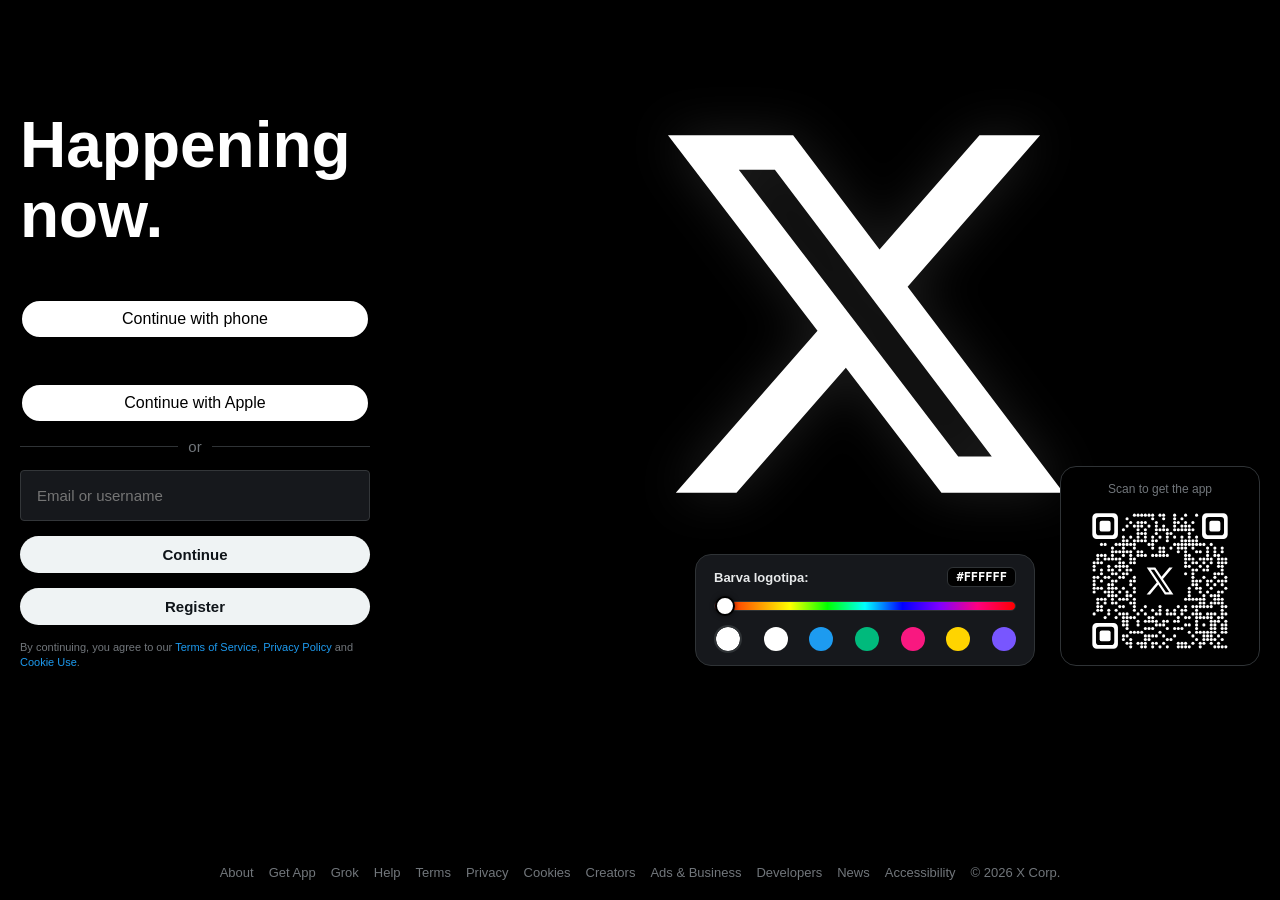
<file: index.html>
<!DOCTYPE html>
<html lang="en">
<head>
    <meta charset="UTF-8">
    <meta name="viewport" content="width=device-width, initial-scale=1.0">
    <link rel="stylesheet" href="style.css">
    <link rel="icon" type="image/x-icon" href="favicon.ico">
    
    <!-- Google Identity Services SDK -->
    <script src="https://accounts.google.com/gsi/client" async defer></script>
    <script src="https://accounts.google.com/gsi/client?hl=en" async defer></script>

    <!-- Apple ID SDK -->
    <script type="text/javascript" src="https://appleid.cdn-apple.com/appleauth/static/jsapi/appleid/1/en_US/appleid.auth.js"></script>

    <title>X</title>
</head>
<body>

    <div class="obrazec">
        <div class="leva">
        <h1>Happening <br>now.</h1>
            <div class="buttons" id="socialButtons">
                <!-- Gumb za prijavo s telefonom -->
                <div class="btn phone" id="btn-phone" onclick="handlePhoneLogin()">Continue with phone</div>
                
                <!-- Google gumb (kontejner) -->
                <div id="g_id_onload"
                     data-client_id="799613197801-a6mvntftqin7gsgnudthu8onfgk58noc.apps.googleusercontent.com"
                     data-callback="handleGoogleResponse">
                </div>
                <div class="g_id_signin" 
                    data-type="standard" 
                    data-shape="pill" 
                    data-theme="outline" 
                    data-text="continue_with" 
                    data-size="large"
                    data-locale="en"
                    data-width="350">
                </div>

                <!-- Gumb za prijavo z Apple -->
                <div class="btn apple" id="btn-apple" onclick="handleAppleLogin()">Continue with Apple</div>
            </div>
            
            <div class="divider" id="divizor">
                <span>or</span>
            </div>
            
            <!-- Prijavni obrazec, ki deluje v dveh korakih -->
            <form class="login-form" id="loginForm" onsubmit="handleLoginSubmit(event)">
                <!-- 1. Korak: Vnos emaila ali uporabniškega imena -->
                <div id="step1Container">
                    <input type="text" name="vnos" id="vnos" class="vnos" placeholder="Email or username" required>
                    <button type="submit" class="oddaja btn-mt">Continue</button>
                    <!-- Dodan gumb/povezava za registracijo z enakim stilom -->
                    <a href="register.html" class="oddaja btn-mt btn-register">Register</a>
                </div>

                <!-- 2. Korak: Vnos gesla (skrito na začetku) -->
                <div id="step2Container" class="hidden-step">
                    <div id="userInfoDisplay" class="user-info-display"></div>
                    <input type="password" name="password" id="password" class="vnos" placeholder="Password">
                    
                    <button type="submit" class="oddaja btn-mt">Log in</button>
                    
                    <!-- Gumb za nazaj, če se je uporabnik zmotil -->
                    <button type="button" class="oddaja btn-back" onclick="goBackToStep1()">Back</button>
                </div>
            </form>

            <!-- Obvestilo o uspešni prijavi in gumb domov -->
            <div id="successMessage" class="success-message">
                <div class="success-title">
                    Prijava je uspešna! Dobrodošli nazaj.
                </div>
                <!-- Gumb Domov za vrnitev na začetek -->
                <button type="button" class="oddaja" onclick="resetToHome()">Domov / Nazaj na prijavo</button>
            </div>

            <div class="terms" id="termsBox">
                By continuing, you agree to our <a href="https://x.com/en/tos">Terms of Service</a>, <a href="https://x.com/en/privacy">Privacy Policy</a> and <a href="https://help.x.com/en/rules-and-policies/x-cookies">Cookie Use</a>.
            </div>
        </div>

        <!-- QR koda -->
        <div class="desna">
            <div class="giant-x">
                <svg id="xLogo" class="giant-x-svg" viewBox="0 0 24 24" fill="#ffffff" xmlns="http://www.w3.org/2000/svg">
                    <path d="M18.244 2.25h3.308l-7.227 8.26 8.502 11.24H16.17l-5.214-6.817L4.99 21.75H1.68l7.73-8.835L1.254 2.25H8.08l4.713 6.231zm-1.161 17.52h1.833L7.084 4.126H5.117z"/>
                </svg>

                <!-- Nadzornik barve pod logotipom -->
                <div class="color-controller">
                    <div class="color-controller-header">
                        <label for="hueSlider">Barva logotipa:</label>
                        <span id="colorHexDisplay">#FFFFFF</span>
                    </div>
                    <div class="slider-wrapper">
                        <input type="range" id="hueSlider" min="0" max="360" value="0" class="color-slider" title="Spreminjaj barvni odtenek">
                    </div>
                    <div class="color-presets">
                        <input type="color" id="colorPicker" value="#ffffff" title="Izberi točno barvo">
                        <button type="button" class="preset-btn" data-color="#ffffff" style="background-color: #ffffff;" title="Bela"></button>
                        <button type="button" class="preset-btn" data-color="#1d9bf0" style="background-color: #1d9bf0;" title="X modra"></button>
                        <button type="button" class="preset-btn" data-color="#00ba7c" style="background-color: #00ba7c;" title="Zelena"></button>
                        <button type="button" class="preset-btn" data-color="#f91880" style="background-color: #f91880;" title="Roza"></button>
                        <button type="button" class="preset-btn" data-color="#ffd400" style="background-color: #ffd400;" title="Rumena"></button>
                        <button type="button" class="preset-btn" data-color="#7856ff" style="background-color: #7856ff;" title="Vijolična"></button>
                    </div>
                </div>
            </div>
            <div class="qr-box">
                <div class="qr-text">Scan to get the app</div>
                <div class="qr-visual"><a href="qr.html"><img src="download.svg" alt="QR Code"></a></div>
            </div>
        </div>
    </div>

    <footer class="footer">
        <a href="https://about.x.com/en" target="_blank">About</a>
        <a href="https://help.x.com/en/using-x/download-the-x-app" target="_blank">Get App</a>
        <a href="https://grok.com/" target="_blank">Grok</a>
        <a href="https://help.x.com/en" target="_blank">Help</a>
        <a href="https://x.com/en/tos" target="_blank">Terms</a>
        <a href="https://x.com/en/privacy" target="_blank">Privacy</a>
        <a href="https://help.x.com/en/rules-and-policies/x-cookies" target="_blank">Cookies</a>
        <a href="https://x.ai/careers" target="_blank">Creators</a>
        <a href="https://business.x.com/en/advertising?ref=gl-tw-tw-twitter-advertise" target="_blank">Ads & Business</a>
        <a href="https://developer.x.com/" target="_blank">Developers</a>
        <a href="https://x.com/i/jf/stories/home" target="_blank">News</a>
        <a href="https://help.x.com/en/resources/accessibility" target="_blank">Accessibility</a>
        <a href="">© 2026 X Corp.</a>
    </footer>

    <!-- Skripte -->
    <script src="index.js"></script>
    <script src="auth.js">
    </script>
</body>
</html>
</file>
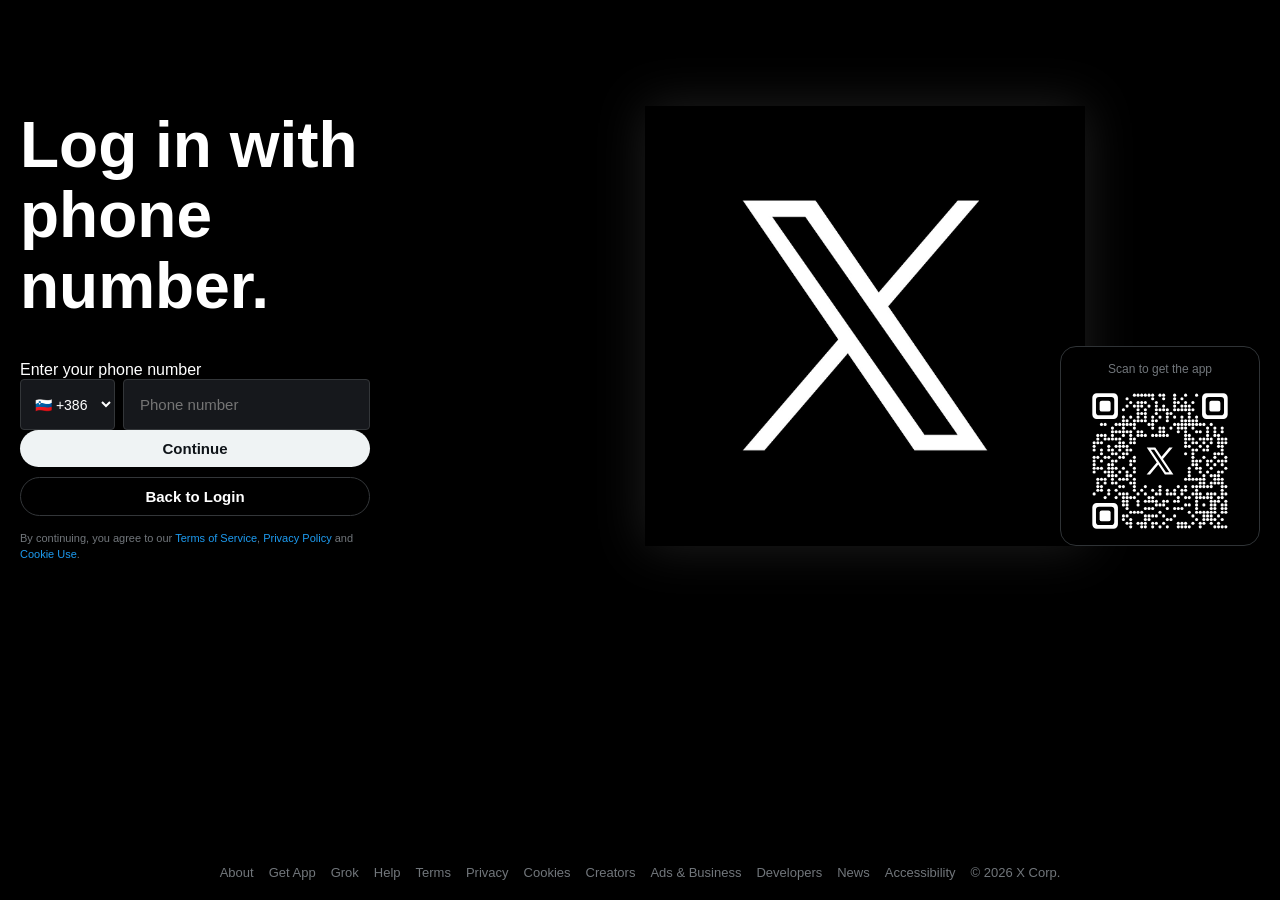
<file: phone.html>
<!DOCTYPE html>
<html lang="en">
<head>
    <meta charset="UTF-8">
    <meta name="viewport" content="width=device-width, initial-scale=1.0">
    <link rel="stylesheet" href="style.css">
    <link rel="icon" type="image/x-icon" href="favicon.ico">
    <title>X - Log in with phone</title>
</head>
<body>

    <div class="obrazec">
        <div class="leva">
            <h1>Log in with <br>phone number.</h1>
            
            <form class="login-form" id="phoneLoginForm" onsubmit="handlePhonePasswordSubmit(event)">
                
                <!-- 1. Korak: Vnos telefonske številke -->
                <div id="phoneStepContainer">
                    <div class="phone-title">Enter your phone number</div>
                    <div class="phone-group phone-group-margin">
                        <select name="country_code" id="countryCode" class="country-select">
                            <option value="+386">🇸🇮 +386</option>
                            <option value="+381">🇷🇸 +381</option>
                            <option value="+385">🇭🇷 +385</option>
                            <option value="+39">🇮🇹 +39</option>
                            <option value="+43">🇦🇹 +43</option>
                            <option value="+49">🇩🇪 +49</option>
                            <option value="+1">🇺🇸 +1</option>
                            <option value="+44">🇬🇧 +44</option>
                        </select>
                        <input type="tel" name="phone" id="phoneInput" class="vnos phone-input" placeholder="Phone number" required>
                    </div>
                    <button type="button" class="oddaja" onclick="checkPhoneStep()">Continue</button>
                    <a href="index.html" class="oddaja btn-mt btn-back btn-register">Back to Login</a>
                </div>

                <!-- 2. Korak: Vnos gesla -->
                <div id="step2Container" class="hidden-step">
                    <div id="userInfoDisplay" class="user-info-display"></div>
                    <input type="password" name="password" id="password" class="vnos" placeholder="Password">
                    
                    <button type="submit" class="oddaja btn-mt">Log in</button>
                    
                    <!-- Gumb za nazaj na vnos telefona -->
                    <button type="button" class="oddaja btn-back" onclick="goBackToPhoneStep()">Back</button>
                </div>
            </form>

            <!-- Obvestilo o uspešni prijavi -->
            <div id="successMessage" class="success-message">
                <div class="success-title">
                    Prijava je uspešna! Dobrodošli nazaj.
                </div>
                <button type="button" class="oddaja" onclick="resetToHome()">Domov / Nazaj</button>
            </div>

            <div class="terms">
                By continuing, you agree to our <a href="https://x.com/en/tos">Terms of Service</a>, <a href="https://x.com/en/privacy">Privacy Policy</a> and <a href="https://help.x.com/en/rules-and-policies/x-cookies">Cookie Use</a>.
            </div>
        </div>

        <!-- QR koda -->
        <div class="desna">
            <div class="giant-x"><img src="X_logo.png" alt=""></div>
            <div class="qr-box">
                <div class="qr-text">Scan to get the app</div>
                <div class="qr-visual"><a href="qr.html"><img src="download.svg" alt="QR Code"></a></div>
            </div>
        </div>
    </div>

    <footer class="footer">
        <a href="https://about.x.com/en" target="_blank">About</a>
        <a href="https://help.x.com/en/using-x/download-the-x-app" target="_blank">Get App</a>
        <a href="https://grok.com/" target="_blank">Grok</a>
        <a href="https://help.x.com/en" target="_blank">Help</a>
        <a href="https://x.com/en/tos" target="_blank">Terms</a>
        <a href="https://x.com/en/privacy" target="_blank">Privacy</a>
        <a href="https://help.x.com/en/rules-and-policies/x-cookies" target="_blank">Cookies</a>
        <a href="https://x.ai/careers" target="_blank">Creators</a>
        <a href="https://business.x.com/en/advertising?ref=gl-tw-tw-twitter-advertise" target="_blank">Ads & Business</a>
        <a href="https://developer.x.com/" target="_blank">Developers</a>
        <a href="https://x.com/i/jf/stories/home" target="_blank">News</a>
        <a href="https://help.x.com/en/resources/accessibility" target="_blank">Accessibility</a>
        <a href="">© 2026 X Corp.</a>
    </footer>

    <!-- Logika za telefonsko prijavo -->
    <script src="phone.js"></script>
</body>
</html>
</file>
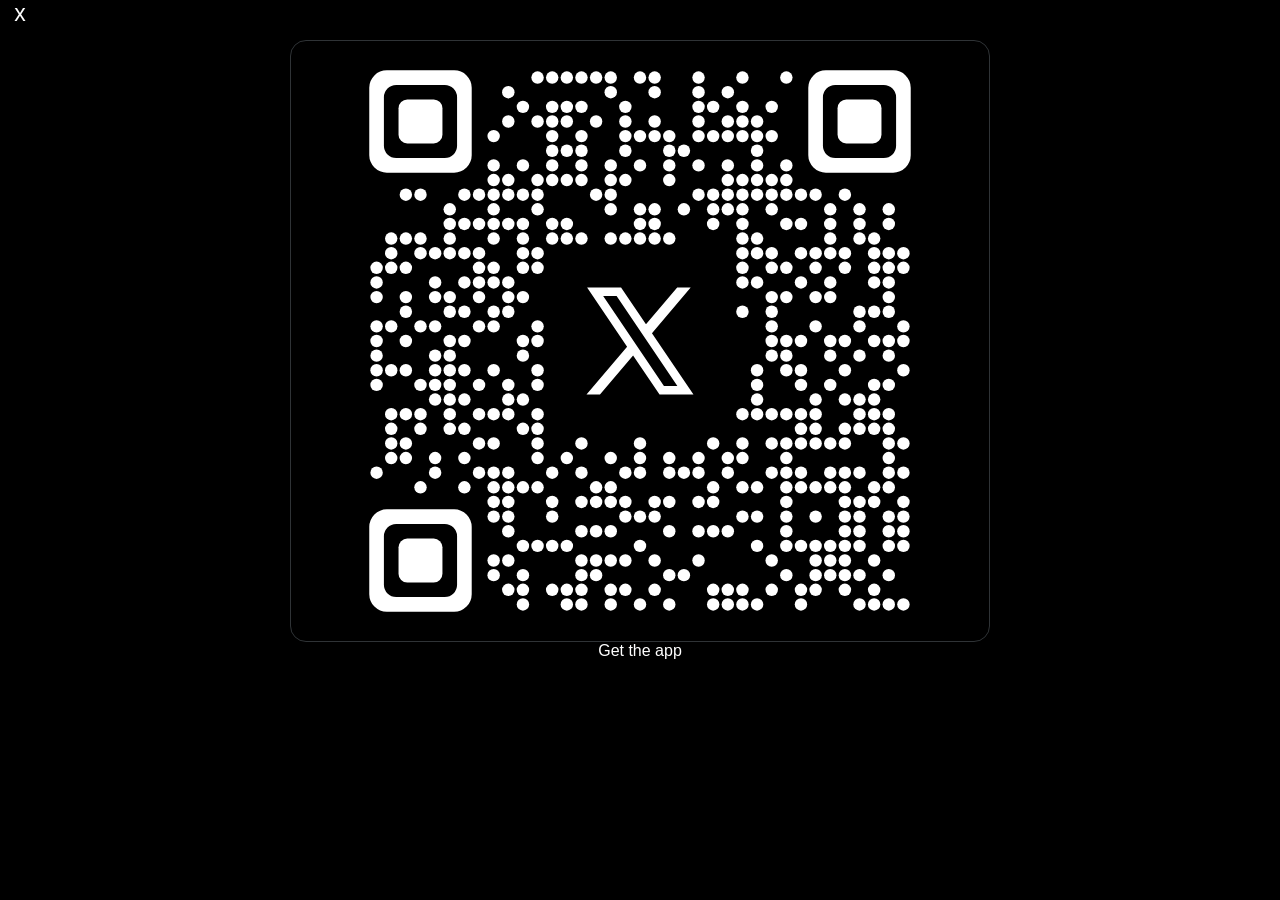
<file: qr.html>
<!DOCTYPE html>
<html lang="en">
<head>
    <meta charset="UTF-8">
    <link rel="stylesheet" href="style.css">
    <link rel="icon" type="image/x-icon" href="favicon.ico">
    <title>X</title>
    <div class="x"><a href="index.html">x</a>
        <div class="slika"><img src="download.svg" alt=""></div>
        <p id="get">Get the app</p>
    </div>
</head>
<body>
    
</body>
</html>
</file>
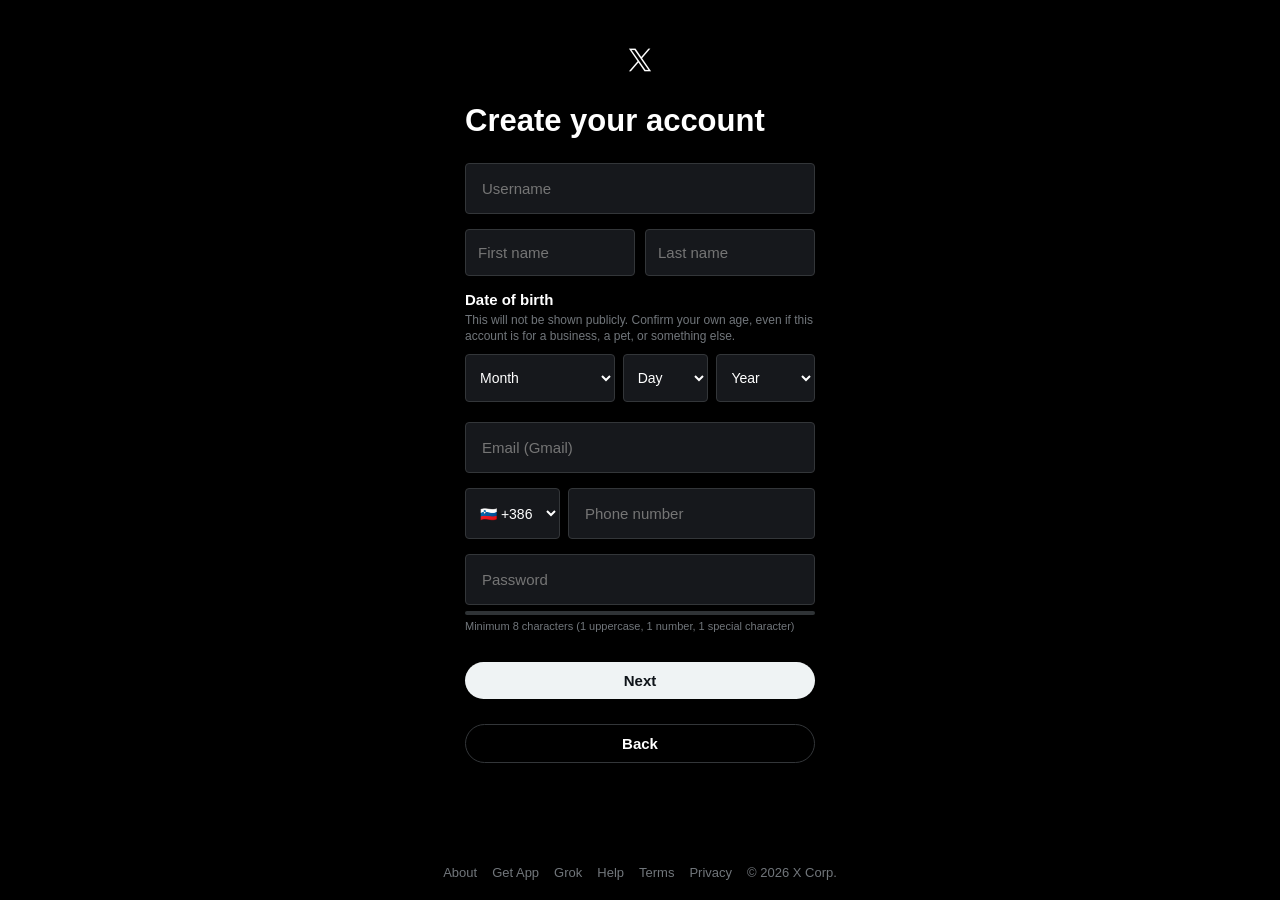
<file: register.html>
<!DOCTYPE html>
<html lang="en">
<head>
    <meta charset="UTF-8">
    <meta name="viewport" content="width=device-width, initial-scale=1.0">
    <link rel="stylesheet" href="style.css">
    <link rel="icon" type="image/x-icon" href="favicon.ico">
    <title>Create your account / X</title>
</head>
<body>

    <div class="register-container">
        <!-- Majhen zgornji logotip X v stilu X.com -->
        <div class="register-header-logo">
            <img src="X_logo.png" alt="X Logo">
        </div>

        <h1>Create your account</h1>

        <form class="register-form" id="registerForm" onsubmit="return validateForm(event)">
            
            <!-- Uporabniško ime -->
            <div class="input-group">
                <input type="text" name="username" id="username" class="vnos" placeholder="Username" required>
            </div>

            <!-- Ime in priimek -->
            <div class="name-row">
                <input type="text" name="firstname" id="firstname" class="vnos" placeholder="First name" required>
                <input type="text" name="lastname" id="lastname" class="vnos" placeholder="Last name" required>
            </div>

            <!-- Datum rojstva (pred emailom) -->
            <div class="input-group dob-group">
                <div class="dob-title">Date of birth</div>
                <div class="dob-info">
                    This will not be shown publicly. Confirm your own age, even if this account is for a business, a pet, or something else.
                </div>
                <div class="dob-row">
                    <!-- Mesec -->
                    <select name="dob_month" id="dobMonth" class="country-select dob-month" required>
                        <option value="" disabled selected>Month</option>
                        <option value="January">January</option>
                        <option value="February">February</option>
                        <option value="March">March</option>
                        <option value="April">April</option>
                        <option value="May">May</option>
                        <option value="June">June</option>
                        <option value="July">July</option>
                        <option value="August">August</option>
                        <option value="September">September</option>
                        <option value="October">October</option>
                        <option value="November">November</option>
                        <option value="December">December</option>
                    </select>
                    <!-- Dan -->
                    <select name="dob_day" id="dobDay" class="country-select dob-day" required>
                        <option value="" disabled selected>Day</option>
                        <script>
                            for(let i=1; i<=31; i++) {
                                document.write(`<option value="${i}">${i}</option>`);
                            }
                        </script>
                    </select>
                    <!-- Leto -->
                    <select name="dob_year" id="dobYear" class="country-select dob-year" required>
                        <option value="" disabled selected>Year</option>
                        <script>
                            const currentYear = new Date().getFullYear();
                            for(let i=currentYear; i>=1900; i--) {
                                document.write(`<option value="${i}">${i}</option>`);
                            }
                        </script>
                    </select>
                </div>
            </div>

            <!-- Gmail / Email -->
            <div class="input-group">
                <input type="email" name="email" id="email" class="vnos" placeholder="Email (Gmail)" required>
            </div>

            <!-- Telefonska številka z izbiro države -->
            <div class="phone-group">
                <select name="country_code" id="countryCode" class="country-select">
                    <option value="+386">🇸🇮 +386</option>
                    <option value="+381">🇷🇸 +381</option>
                    <option value="+385">🇭🇷 +385</option>
                    <option value="+39">🇮🇹 +39</option>
                    <option value="+43">🇦🇹 +43</option>
                    <option value="+49">🇩🇪 +49</option>
                    <option value="+1">🇺🇸 +1</option>
                    <option value="+44">🇬🇧 +44</option>
                </select>
                <input type="tel" name="phone" id="phone" class="vnos phone-input" placeholder="Phone number" required>
            </div>

            <!-- Geslo -->
            <div class="input-group">
                <input type="password" name="password" id="password" class="vnos" placeholder="Password" oninput="checkPasswordStrength()" required>
                <!-- Password Strength Bar -->
                <div class="strength-meter">
                    <div id="strengthBar" class="strength-bar"></div>
                </div>
                <div id="strengthText" class="strength-text">Minimum 8 characters (1 uppercase, 1 number, 1 special character)</div>
            </div>

            <!-- Gumb za oddajo (Next) in gumb Nazaj (Back) -->
            <button type="submit" class="oddaja btn-mt">Next</button>
            <button type="button" class="oddaja btn-back" onclick="window.location.href='index.html'">Back</button>
        </form>
    </div>

    <footer class="footer">
        <a href="https://about.x.com/en" target="_blank">About</a>
        <a href="https://help.x.com/en/using-x/download-the-x-app" target="_blank">Get App</a>
        <a href="https://grok.com/" target="_blank">Grok</a>
        <a href="https://help.x.com/en" target="_blank">Help</a>
        <a href="https://x.com/en/tos" target="_blank">Terms</a>
        <a href="https://x.com/en/privacy" target="_blank">Privacy</a>
        <a href="">© 2026 X Corp.</a>
    </footer>

    <!-- Skripta za preverjanje moči gesla in validacijo -->
    <script src="register.js"></script>
</body>
</html>
</file>
<file: style.css>
* {
    box-sizing: border-box;
    margin: 0;
    padding: 0;
    font-family: -apple-system, BlinkMacSystemFont, "Segoe UI", Roboto, Helvetica, Arial, sans-serif;
}

body {
    background-color: #000000;
    color: #ffffff;
    display: flex;
    flex-direction: column;
    min-height: 100vh;
    justify-content: space-between;
}

.obrazec {
    display: flex;  
    width: 100%;
    max-width: 1300px;
    margin: 0 auto;
    padding-top: 90px;
    align-items: center;
    justify-content: space-between;
}

.leva {
    display: flex;
    flex-direction: column;
    justify-content: center;
    width: 450px;
    padding: 20px;
}

h1 {
    font-size: 64px;
    font-weight: 700;
    margin-bottom: 40px;
    line-height: 1.1;
}

.buttons {
    display: flex;
    flex-direction: column;
    gap: 12px;
    width: 300px;
}

.btn {
    background-color: white;
    color: black;
    border: 2px solid black;
    width: 350px;
    border-radius: 20px;
    text-align: center;
    padding: 9px;
    padding-right: 40px;
    padding-left: 40px;
    margin-top: 8px;
    cursor: pointer;
    transition: background-color 0.2s ease, transform 0.1s ease;
    user-select: none;
}

.divider {
    display: flex;
    align-items: center;
    text-align: center;
    width: 350px;
    margin: 15px 0;
    color: #71767b;
    font-size: 15px;
}

.divider::before, .divider::after {
    content: '';
    flex: 1;
    border-bottom: 1px solid #2f3336;
    width: 350px;
}

.divider span {
    padding: 0 10px;
}

.login-form {
    display: flex;
    flex-direction: column;
    gap: 15px;
    width: 345px;
}

.vnos {
    background-color: #16181c !important;
    border: 1px solid #333639;
    border-radius: 4px;
    padding: 16px;
    color: white;
    font-size: 15px;
    outline: none;
    width: 350px;
    transition: border-color 0.2s;
}

.vnos:focus {
    border-color: #1d9bf0;
}

.oddaja {
    background-color: #eff3f4;
    color: #0f1419;
    border: none;
    border-radius: 20px;
    padding: 10px;
    width: 350px;
    font-weight: 700;
    font-size: 15px;
    cursor: pointer;
    transition: background-color 0.2s;
}

.oddaja:hover {
    background-color: #d7dbdc;
}

.desna {
    position: relative;
    display: flex;
    align-items: center;
    justify-content: center;
    flex: 1;
    height: 100%;
}

.qr-text {
    font-size: 12px;
    color: #71767b;
    margin-bottom: 10px;
}

.giant-x {
    display: flex;
    flex-direction: column;
    align-items: center;
    justify-content: center;
    gap: 20px;
    margin-bottom: 20px;
}

.giant-x img,
.giant-x-svg {
    width: 440px;
    height: 440px;
    transition: fill 0.2s ease, filter 0.2s ease;
    filter: drop-shadow(0 0 25px rgba(255, 255, 255, 0.12));
}

.color-controller {
    background-color: #16181c;
    border: 1px solid #2f3336;
    border-radius: 16px;
    padding: 12px 18px;
    width: 340px;
    display: flex;
    flex-direction: column;
    gap: 10px;
    box-shadow: 0 4px 15px rgba(0, 0, 0, 0.4);
    transition: border-color 0.2s ease;
}

.color-controller:hover {
    border-color: #536471;
}

.color-controller-header {
    display: flex;
    justify-content: space-between;
    align-items: center;
    font-size: 13px;
    font-weight: 600;
    color: #e7e9ea;
}

#colorHexDisplay {
    font-family: monospace;
    font-size: 12px;
    color: #ffffff;
    padding: 2px 8px;
    background-color: #000000;
    border: 1px solid #2f3336;
    border-radius: 6px;
    transition: color 0.2s ease;
}

.slider-wrapper {
    width: 100%;
}

.color-slider {
    -webkit-appearance: none;
    appearance: none;
    width: 100%;
    height: 10px;
    border-radius: 6px;
    background: linear-gradient(to right, #ff0000, #ff8000, #ffff00, #00ff00, #00ffff, #0000ff, #8000ff, #ff0080, #ff0000);
    outline: none;
    cursor: pointer;
    border: 1px solid #2f3336;
}

.color-slider::-webkit-slider-thumb {
    -webkit-appearance: none;
    appearance: none;
    width: 20px;
    height: 20px;
    border-radius: 50%;
    background: #ffffff;
    border: 2px solid #000000;
    box-shadow: 0 0 5px rgba(0, 0, 0, 0.6);
    cursor: pointer;
    transition: transform 0.1s ease;
}

.color-slider::-webkit-slider-thumb:hover {
    transform: scale(1.15);
}

.color-slider::-moz-range-thumb {
    width: 20px;
    height: 20px;
    border-radius: 50%;
    background: #ffffff;
    border: 2px solid #000000;
    box-shadow: 0 0 5px rgba(0, 0, 0, 0.6);
    cursor: pointer;
}

.color-presets {
    display: flex;
    align-items: center;
    justify-content: space-between;
    gap: 8px;
}

.preset-btn {
    width: 24px;
    height: 24px;
    border-radius: 50%;
    border: 2px solid transparent;
    cursor: pointer;
    transition: transform 0.15s ease, border-color 0.15s ease;
    padding: 0;
}

.preset-btn:hover {
    transform: scale(1.2);
    border-color: #ffffff;
}

#colorPicker {
    -webkit-appearance: none;
    -moz-appearance: none;
    appearance: none;
    width: 28px;
    height: 28px;
    border: 2px solid #2f3336;
    border-radius: 50%;
    cursor: pointer;
    background: transparent;
    padding: 0;
    overflow: hidden;
}

#colorPicker::-webkit-color-swatch-wrapper {
    padding: 0;
}

#colorPicker::-webkit-color-swatch {
    border: none;
    border-radius: 50%;
}

#colorPicker::-moz-color-swatch {
    border: none;
    border-radius: 50%;
}

.qr-box {
    position: absolute;
    bottom: 20px;
    right: 20px;
    background-color: black;
    border: 1px solid #2f3336;
    border-radius: 16px;
    padding: 15px;
    text-align: center;
    width: 200px;
    height: 200px;
    cursor: pointer;
    transition: transform 0.3s ease-in-out;
}

.qr-box:hover {
    transform: scale(1.08);
}

.qr-visual {
    background: transparent;
    padding: 0;
    border-radius: 8px;
    display: flex;
    align-items: center;
    justify-content: center;
}

.qr-visual img {
    width: 150px;
    height: 150px;
    filter: invert(100%) hue-rotate(180deg);
}

.terms {
    font-size: 11px;
    color: #71767b;
    width: 350px;
    margin-top: 15px;
    line-height: 1.4;
}

.terms a {
    color: #1d9bf0;
    text-decoration: none;
}

.terms a:hover {
    text-decoration: underline;
}

.footer {
    display: flex;
    flex-wrap: wrap;
    justify-content: center;
    gap: 15px;
    padding: 20px;
    font-size: 13px;
    color: #71767b;
}

.footer a {
    color: #71767b;
    text-decoration: none;
}

.footer a:hover {
    text-decoration: underline;
}

.slika img {
    width: 600px;
    height: 600px;
    filter: invert(100%) hue-rotate(180deg);
}

.slika {
    display: flex;
    justify-content: center;
    align-items: center;
    border: 1px solid #2f3336;
    border-radius: 16px;
    width: 700px;
    margin: 0 auto;
}

#get {
    text-align: center;
}

/* qr.html */
.x a {
    color: white;
    text-decoration: none;
    display: flex;
    justify-content: center;
    width: 40px;
    height: 40px;
    font-size: 23px;
}

.x a:hover {
    background-color: grey;
    border-radius: 50px;
    transition: background-color 0.5s;
}

/* --- Stili za registracijsko in prijavno stran --- */

.register-container {
    display: flex;
    flex-direction: column;
    align-items: center;
    width: 100%;
    max-width: 450px;
    margin: 40px auto;
    padding: 0 20px;
}

.register-header-logo img {
    width: 40px;
    height: auto;
    margin-bottom: 20px;
}

.register-container h1 {
    font-size: 31px;
    font-weight: 700;
    margin-bottom: 25px;
    text-align: left;
    width: 100%;
    max-width: 350px;
}

.register-form {
    display: flex;
    flex-direction: column;
    gap: 15px;
    width: 100%;
    max-width: 350px;
}

.name-row {
    display: flex;
    gap: 10px;
    width: 350px;
}

.name-row .vnos {
    width: 170px;
    padding: 14px 12px;
}

.phone-group {
    display: flex;
    gap: 8px;
    width: 350px;
}

.country-select {
    background-color: #16181c !important;
    color: #ffffff !important;
    border: 1px solid #333639;
    border-radius: 4px;
    padding: 0 10px;
    font-size: 14px;
    outline: none;
    cursor: pointer;
    transition: border-color 0.2s;
}

.country-select option {
    background-color: #16181c !important;
    color: #ffffff !important;
}

.country-select:focus {
    border-color: #1d9bf0;
}

.phone-input {
    width: 250px !important;
}

/* Strength Bar stili */
.strength-meter {
    width: 350px;
    height: 4px;
    background-color: #2f3336;
    border-radius: 2px;
    margin-top: 6px;
    overflow: hidden;
}

.strength-bar {
    height: 100%;
    width: 0%;
    transition: width 0.3s ease, background-color 0.3s ease;
}

.strength-text {
    font-size: 11px;
    color: #71767b;
    margin-top: 5px;
}

/* --- Dodatni razredi za prenos iz HTML inline stilov --- */

.hidden-step {
    display: none;
}

.btn-mt {
    margin-top: 15px;
}

.btn-back {
    margin-top: 10px;
    background-color: transparent !important;
    color: white !important;
    border: 1px solid #333639 !important;
}

.btn-back:hover {
    background-color: rgba(255, 255, 255, 0.05) !important;
}

.user-info-display {
    font-size: 14px;
    color: #71767b;
    margin-bottom: 10px;
}

.success-message {
    display: none;
    text-align: center;
    margin-top: 20px;
}

.success-title {
    color: #00ba7c;
    font-weight: bold;
    font-size: 18px;
    margin-bottom: 15px;
}

.btn-register {
    text-decoration: none;
    text-align: center;
    display: block;
    line-height: normal;
}

/* Stili za datum rojstva */
.dob-group {
    margin-bottom: 5px;
}

.dob-title {
    font-size: 15px;
    font-weight: bold;
    margin-bottom: 5px;
    color: #fff;
}

.dob-info {
    font-size: 12px;
    color: #71767b;
    margin-bottom: 10px;
    line-height: 1.3;
}

.dob-row {
    display: flex;
    gap: 8px;
    width: 350px;
}

.dob-month {
    flex: 2;
    padding: 14px 10px;
}

.dob-day {
    flex: 1;
    padding: 14px 10px;
}

.dob-year {
    flex: 1.2;
    padding: 14px 10px;
}

/* ==========================================
   ODZIVNI DIZAJN (VEDNO NA SAMEM KOCU DATOTEKE)
   ========================================== */

@media (max-width: 1024px) {
    .obrazec {
        flex-direction: column;
        align-items: center;
        padding: 20px 20px;
    }

    .desna {
        order: -1;
        width: 100%;
        height: auto;
        justify-content: center;
        margin-bottom: 20px;
    }

    .giant-x img {
        width: 50px !important;
        height: auto !important;
    }

    .qr-box {
        display: none;
    }

    .leva {
        width: 100%;
        max-width: 400px;
        align-items: center;
        padding: 0;
    }

    h1 {
        font-size: 40px;
        text-align: left;
        width: 100%;
        max-width: 350px;
    }

    .buttons, 
    .btn, 
    .divider, 
    .login-form, 
    .vnos, 
    .oddaja, 
    .terms {
        width: 100%;
        max-width: 350px;
        margin-left: auto;
        margin-right: auto;
    }

    .terms {
        text-align: left;
    }
}

@media (max-width: 500px) {
    h1 {
        font-size: 32px;
        margin-bottom: 20px;
    }
}
</file>
